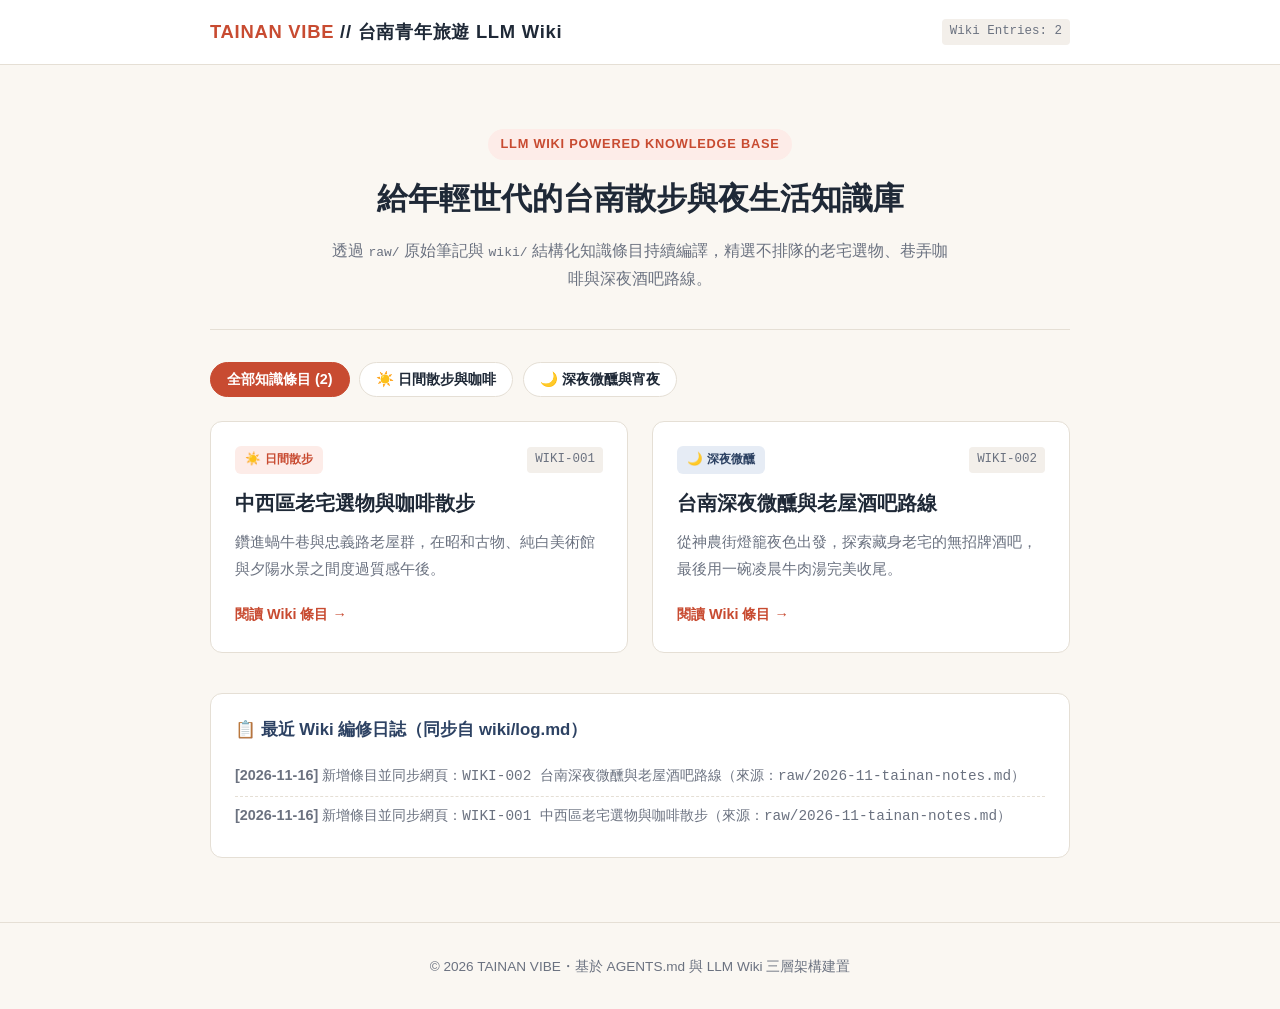
<file: index.html>
<!DOCTYPE html>
<html lang="zh-Hant">
<head>
  <meta charset="UTF-8">
  <meta name="viewport" content="width=device-width, initial-scale=1.0">
  <title>TAINAN VIBE｜台南年輕人旅遊 LLM Wiki 知識庫</title>
  <link rel="stylesheet" href="assets/css/style.css">
</head>
<body>
  <nav class="navbar">
    <div class="nav-inner">
      <a href="index.html" class="brand">TAINAN VIBE <span>// 台南青年旅遊 LLM Wiki</span></a>
      <span class="wiki-id">Wiki Entries: 2</span>
    </div>
  </nav>

  <main class="container">
    <header class="hero">
      <span class="hero-tag">LLM WIKI POWERED KNOWLEDGE BASE</span>
      <h1>給年輕世代的台南散步與夜生活知識庫</h1>
      <p>透過 <code>raw/</code> 原始筆記與 <code>wiki/</code> 結構化知識條目持續編譯，精選不排隊的老宅選物、巷弄咖啡與深夜酒吧路線。</p>
    </header>

    <div class="filter-bar">
      <button class="filter-btn active" data-filter="all">全部知識條目 (2)</button>
      <button class="filter-btn" data-filter="day">☀️ 日間散步與咖啡</button>
      <button class="filter-btn" data-filter="night">🌙 深夜微醺與宵夜</button>
    </div>

    <section class="guide-grid">
      <a href="pages/west-central.html" class="guide-card" data-category="day">
        <div>
          <div class="card-top">
            <span class="badge badge-day">☀️ 日間散步</span>
            <span class="wiki-id">WIKI-001</span>
          </div>
          <h2>中西區老宅選物與咖啡散步</h2>
          <p>鑽進蝸牛巷與忠義路老屋群，在昭和古物、純白美術館與夕陽水景之間度過質感午後。</p>
        </div>
        <span class="card-cta">閱讀 Wiki 條目 →</span>
      </a>

      <a href="pages/late-night.html" class="guide-card" data-category="night">
        <div>
          <div class="card-top">
            <span class="badge badge-night">🌙 深夜微醺</span>
            <span class="wiki-id">WIKI-002</span>
          </div>
          <h2>台南深夜微醺與老屋酒吧路線</h2>
          <p>從神農街燈籠夜色出發，探索藏身老宅的無招牌酒吧，最後用一碗凌晨牛肉湯完美收尾。</p>
        </div>
        <span class="card-cta">閱讀 Wiki 條目 →</span>
      </a>
    </section>

    <section class="wiki-log-box">
      <h3>📋 最近 Wiki 編修日誌（同步自 wiki/log.md）</h3>
      <ul class="wiki-log-list">
        <li><strong>[2026-11-16]</strong> 新增條目並同步網頁：<code>WIKI-002 台南深夜微醺與老屋酒吧路線</code>（來源：<code>raw/2026-11-tainan-notes.md</code>）</li>
        <li><strong>[2026-11-16]</strong> 新增條目並同步網頁：<code>WIKI-001 中西區老宅選物與咖啡散步</code>（來源：<code>raw/2026-11-tainan-notes.md</code>）</li>
      </ul>
    </section>
  </main>

  <footer class="site-footer">
    <p>© 2026 TAINAN VIBE・基於 AGENTS.md 與 LLM Wiki 三層架構建置</p>
  </footer>

  <script>
    const buttons = document.querySelectorAll('.filter-btn');
    const cards = document.querySelectorAll('.guide-card');
    buttons.forEach(btn => {
      btn.addEventListener('click', () => {
        buttons.forEach(b => b.classList.remove('active'));
        btn.classList.add('active');
        const filter = btn.dataset.filter;
        cards.forEach(card => {
          card.style.display = (filter === 'all' || card.dataset.category === filter) ? 'flex' : 'none';
        });
      });
    });
  </script>
</body>
</html>
</file>
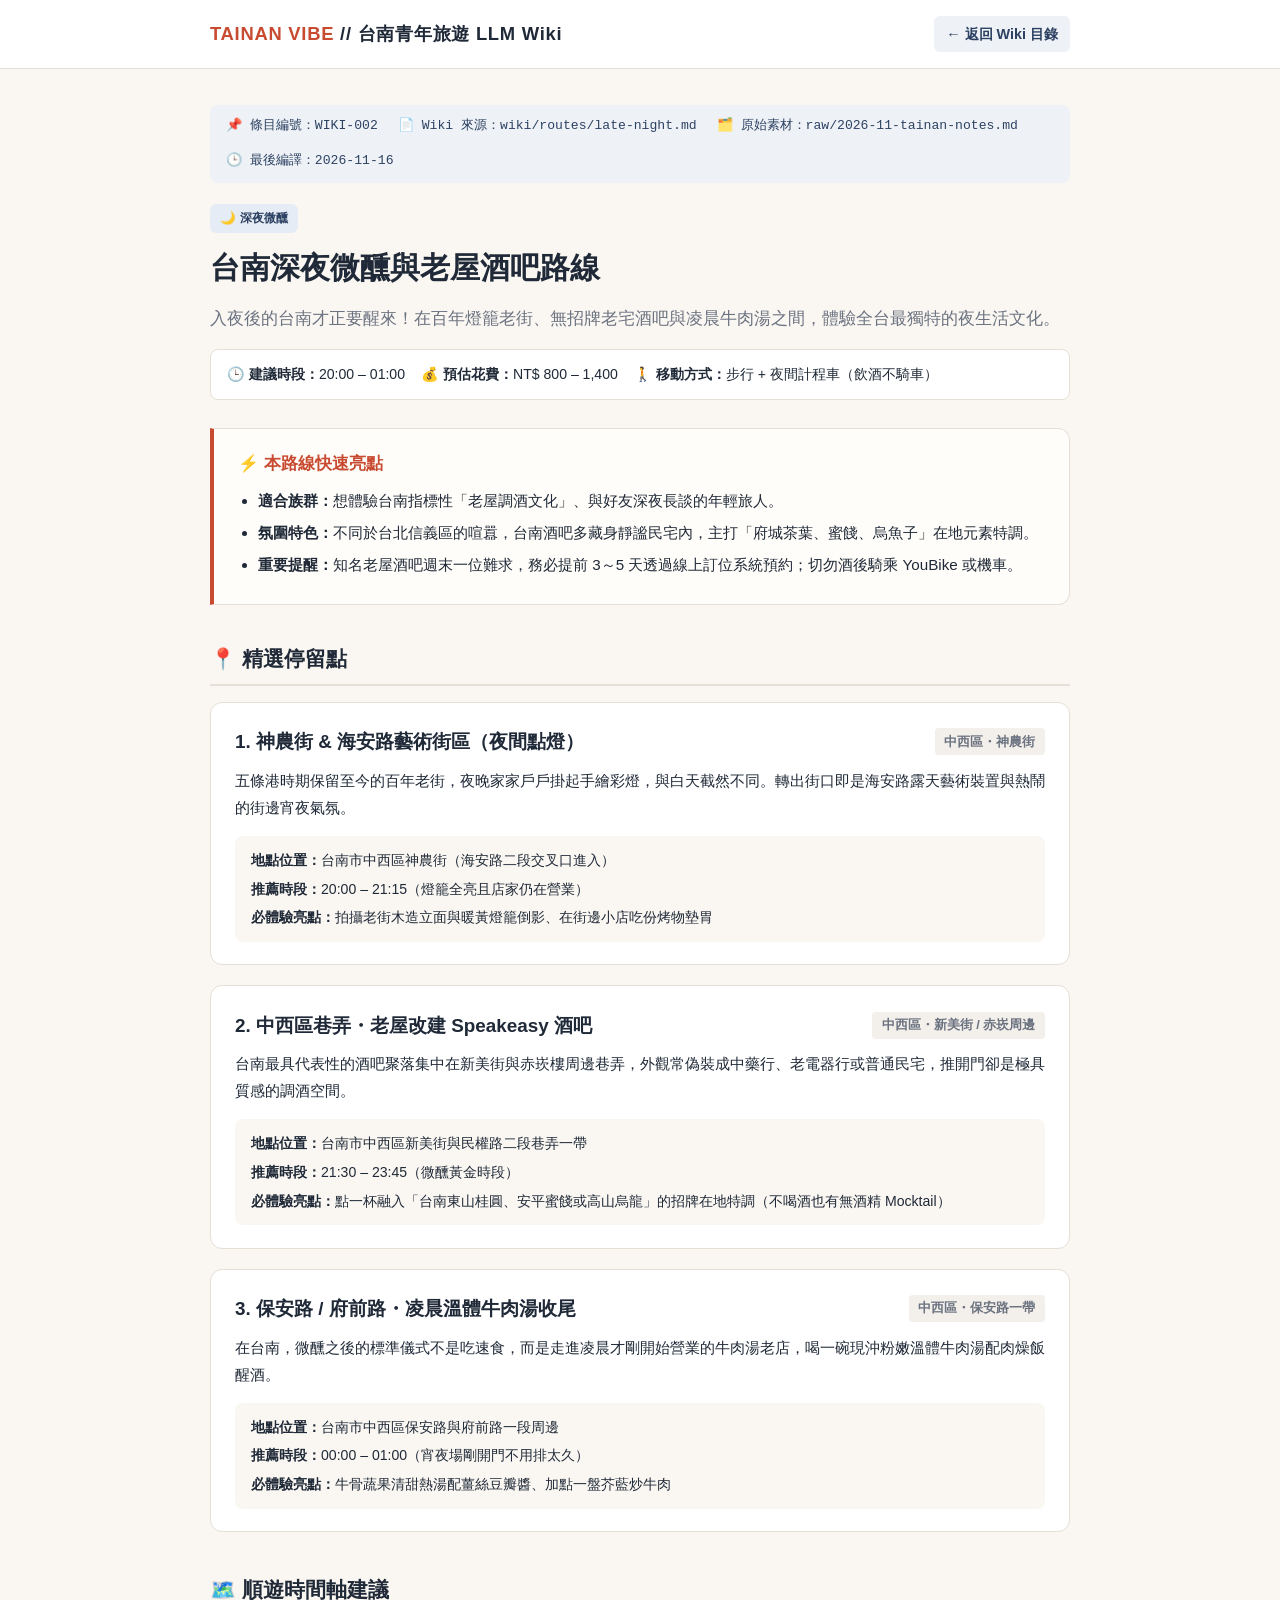
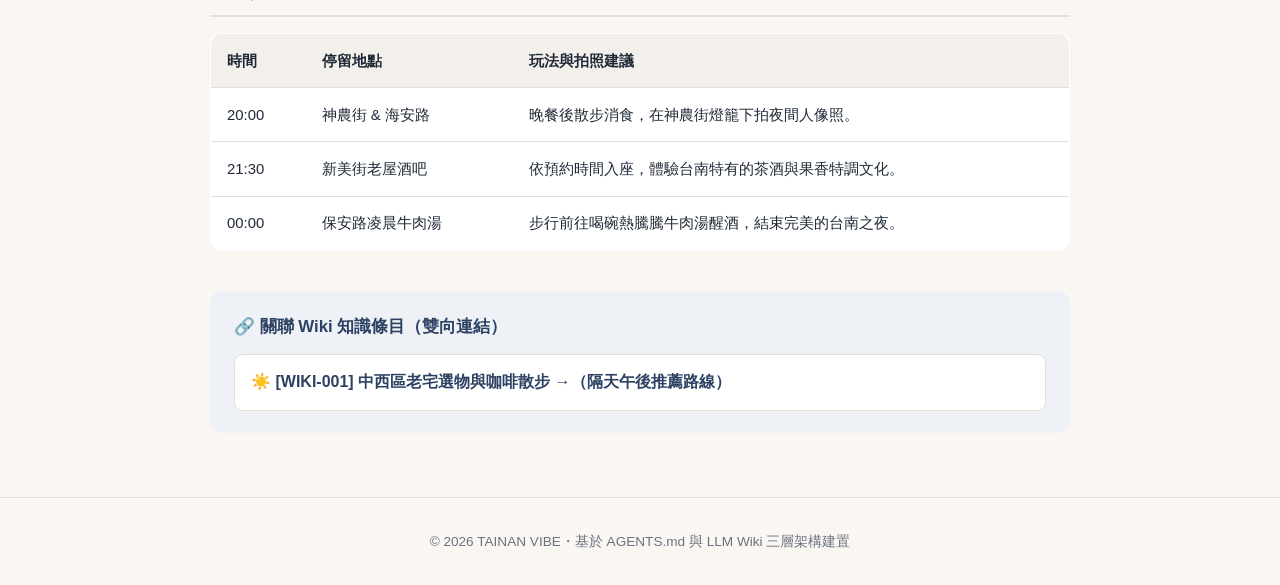
<file: pages/late-night.html>
<!DOCTYPE html>
<html lang="zh-Hant">
<head>
  <meta charset="UTF-8">
  <meta name="viewport" content="width=device-width, initial-scale=1.0">
  <title>[WIKI-002] 台南深夜微醺與老屋酒吧路線｜TAINAN VIBE</title>
  <link rel="stylesheet" href="../assets/css/style.css">
</head>
<body>
  <nav class="navbar">
    <div class="nav-inner">
      <a href="../index.html" class="brand">TAINAN VIBE <span>// 台南青年旅遊 LLM Wiki</span></a>
      <a href="../index.html" class="back-link">← 返回 Wiki 目錄</a>
    </div>
  </nav>

  <main class="container">
    <div class="wiki-meta-bar">
      <span>📌 條目編號：WIKI-002</span>
      <span>📄 Wiki 來源：wiki/routes/late-night.md</span>
      <span>🗂️ 原始素材：raw/2026-11-tainan-notes.md</span>
      <span>🕒 最後編譯：2026-11-16</span>
    </div>

    <header class="page-header">
      <span class="badge badge-night">🌙 深夜微醺</span>
      <h1>台南深夜微醺與老屋酒吧路線</h1>
      <p class="lead">入夜後的台南才正要醒來！在百年燈籠老街、無招牌老宅酒吧與凌晨牛肉湯之間，體驗全台最獨特的夜生活文化。</p>
      <div class="meta-bar">
        <span>🕒 <strong>建議時段：</strong>20:00 – 01:00</span>
        <span>💰 <strong>預估花費：</strong>NT$ 800 – 1,400</span>
        <span>🚶 <strong>移動方式：</strong>步行 + 夜間計程車（飲酒不騎車）</span>
      </div>
    </header>

    <section class="vibe-summary">
      <h2>⚡ 本路線快速亮點</h2>
      <ul>
        <li><strong>適合族群：</strong>想體驗台南指標性「老屋調酒文化」、與好友深夜長談的年輕旅人。</li>
        <li><strong>氛圍特色：</strong>不同於台北信義區的喧囂，台南酒吧多藏身靜謐民宅內，主打「府城茶葉、蜜餞、烏魚子」在地元素特調。</li>
        <li><strong>重要提醒：</strong>知名老屋酒吧週末一位難求，務必提前 3～5 天透過線上訂位系統預約；切勿酒後騎乘 YouBike 或機車。</li>
      </ul>
    </section>

    <h2 class="section-title">📍 精選停留點</h2>
    <section class="spot-list">
      <article class="spot-card">
        <div class="spot-header">
          <h3>1. 神農街 & 海安路藝術街區（夜間點燈）</h3>
          <span class="tag">中西區・神農街</span>
        </div>
        <p>五條港時期保留至今的百年老街，夜晚家家戶戶掛起手繪彩燈，與白天截然不同。轉出街口即是海安路露天藝術裝置與熱鬧的街邊宵夜氣氛。</p>
        <ul class="spot-meta">
          <li><strong>地點位置：</strong>台南市中西區神農街（海安路二段交叉口進入）</li>
          <li><strong>推薦時段：</strong>20:00 – 21:15（燈籠全亮且店家仍在營業）</li>
          <li><strong>必體驗亮點：</strong>拍攝老街木造立面與暖黃燈籠倒影、在街邊小店吃份烤物墊胃</li>
        </ul>
      </article>

      <article class="spot-card">
        <div class="spot-header">
          <h3>2. 中西區巷弄・老屋改建 Speakeasy 酒吧</h3>
          <span class="tag">中西區・新美街 / 赤崁周邊</span>
        </div>
        <p>台南最具代表性的酒吧聚落集中在新美街與赤崁樓周邊巷弄，外觀常偽裝成中藥行、老電器行或普通民宅，推開門卻是極具質感的調酒空間。</p>
        <ul class="spot-meta">
          <li><strong>地點位置：</strong>台南市中西區新美街與民權路二段巷弄一帶</li>
          <li><strong>推薦時段：</strong>21:30 – 23:45（微醺黃金時段）</li>
          <li><strong>必體驗亮點：</strong>點一杯融入「台南東山桂圓、安平蜜餞或高山烏龍」的招牌在地特調（不喝酒也有無酒精 Mocktail）</li>
        </ul>
      </article>

      <article class="spot-card">
        <div class="spot-header">
          <h3>3. 保安路 / 府前路・凌晨溫體牛肉湯收尾</h3>
          <span class="tag">中西區・保安路一帶</span>
        </div>
        <p>在台南，微醺之後的標準儀式不是吃速食，而是走進凌晨才剛開始營業的牛肉湯老店，喝一碗現沖粉嫩溫體牛肉湯配肉燥飯醒酒。</p>
        <ul class="spot-meta">
          <li><strong>地點位置：</strong>台南市中西區保安路與府前路一段周邊</li>
          <li><strong>推薦時段：</strong>00:00 – 01:00（宵夜場剛開門不用排太久）</li>
          <li><strong>必體驗亮點：</strong>牛骨蔬果清甜熱湯配薑絲豆瓣醬、加點一盤芥藍炒牛肉</li>
        </ul>
      </article>
    </section>

    <h2 class="section-title">🗺️ 順遊時間軸建議</h2>
    <table class="schedule-table">
      <thead>
        <tr>
          <th>時間</th>
          <th>停留地點</th>
          <th>玩法與拍照建議</th>
        </tr>
      </thead>
      <tbody>
        <tr>
          <td>20:00</td>
          <td>神農街 & 海安路</td>
          <td>晚餐後散步消食，在神農街燈籠下拍夜間人像照。</td>
        </tr>
        <tr>
          <td>21:30</td>
          <td>新美街老屋酒吧</td>
          <td>依預約時間入座，體驗台南特有的茶酒與果香特調文化。</td>
        </tr>
        <tr>
          <td>00:00</td>
          <td>保安路凌晨牛肉湯</td>
          <td>步行前往喝碗熱騰騰牛肉湯醒酒，結束完美的台南之夜。</td>
        </tr>
      </tbody>
    </table>

    <section class="related-wiki">
      <h2>🔗 關聯 Wiki 知識條目（雙向連結）</h2>
      <a href="west-central.html" class="related-link">☀️ [WIKI-001] 中西區老宅選物與咖啡散步 →（隔天午後推薦路線）</a>
    </section>
  </main>

  <footer class="site-footer">
    <p>© 2026 TAINAN VIBE・基於 AGENTS.md 與 LLM Wiki 三層架構建置</p>
  </footer>
</body>
</html>
</file>
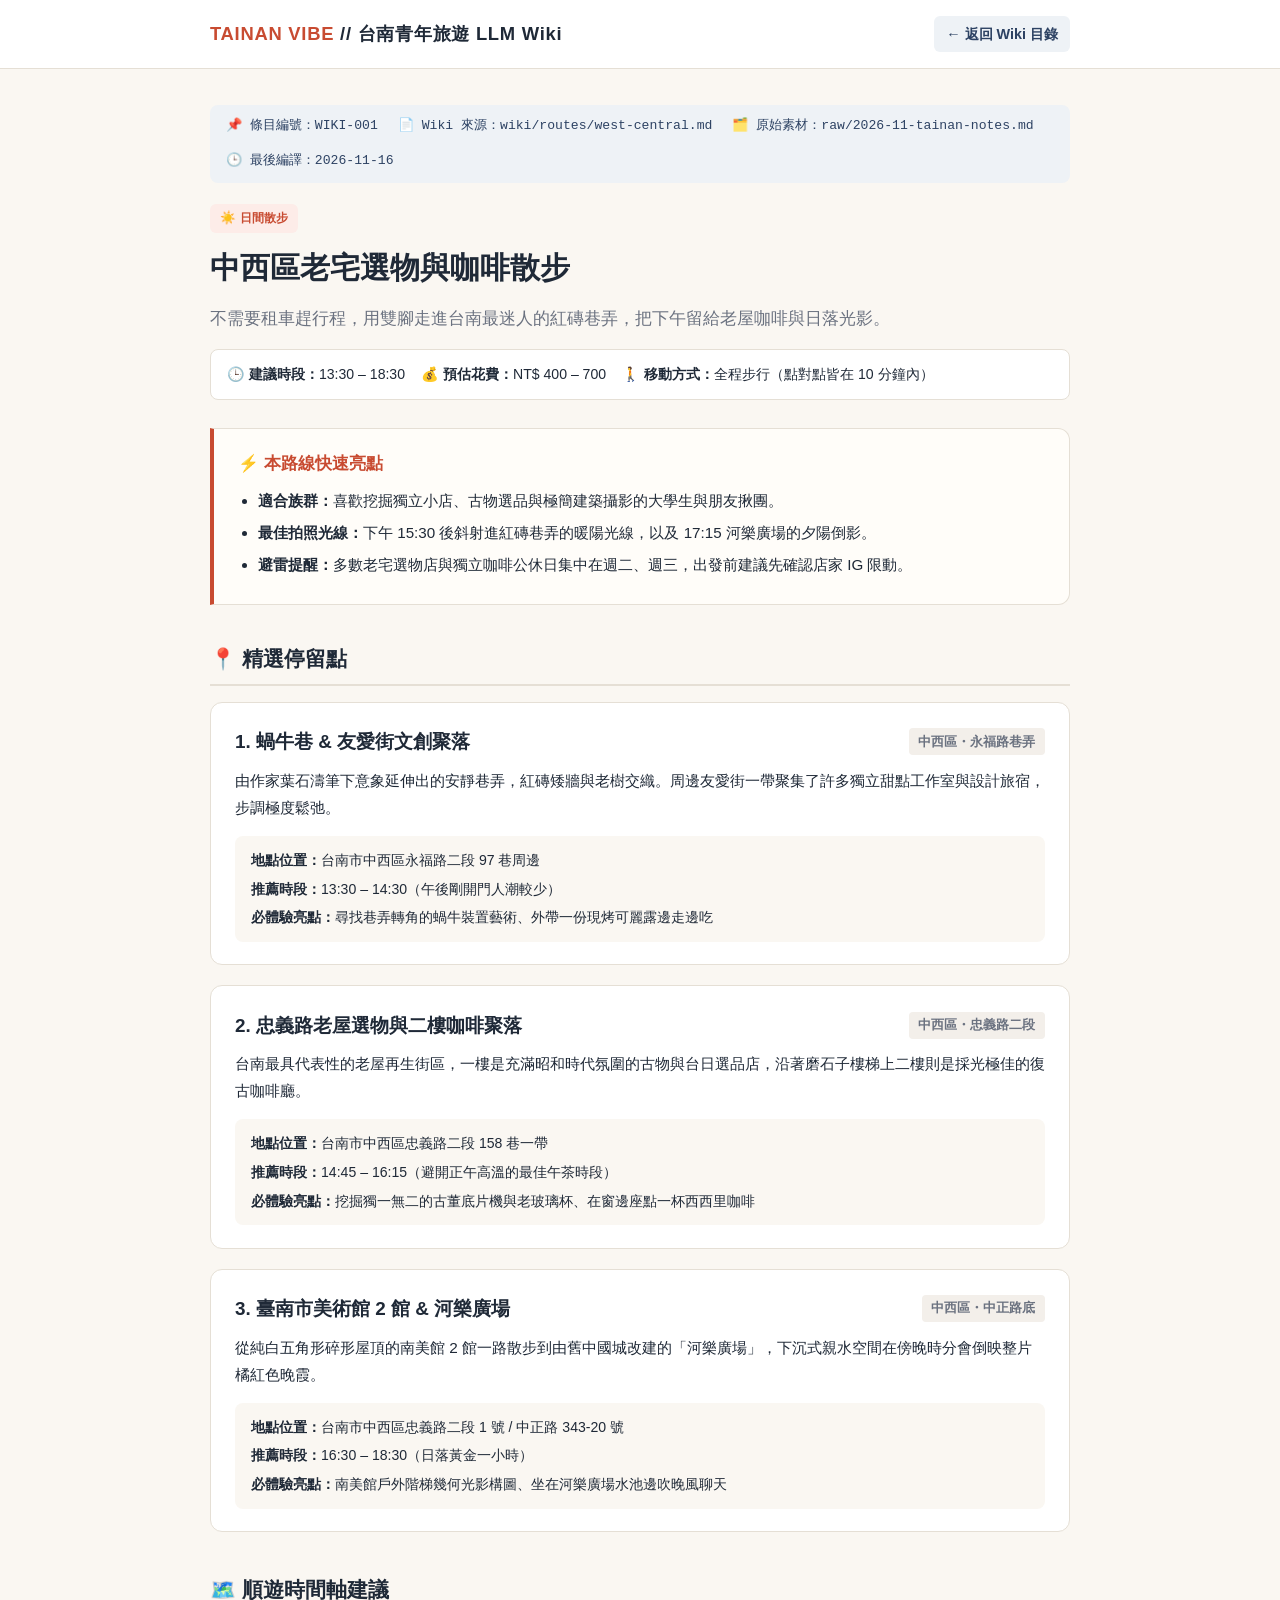
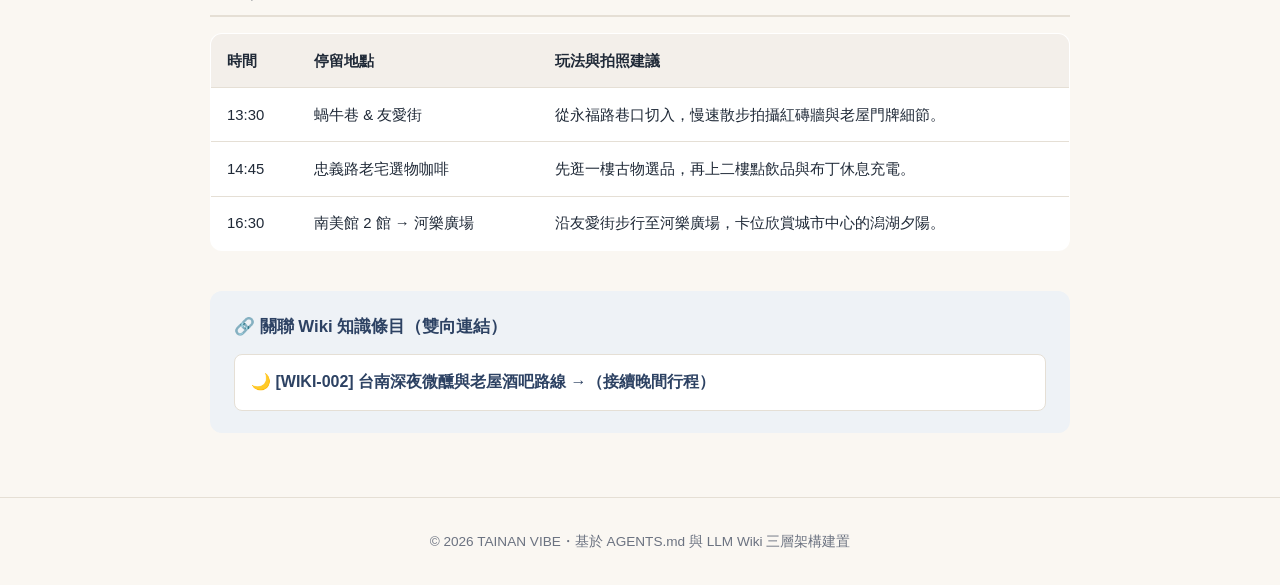
<file: pages/west-central.html>
<!DOCTYPE html>
<html lang="zh-Hant">
<head>
  <meta charset="UTF-8">
  <meta name="viewport" content="width=device-width, initial-scale=1.0">
  <title>[WIKI-001] 中西區老宅選物與咖啡散步｜TAINAN VIBE</title>
  <link rel="stylesheet" href="../assets/css/style.css">
</head>
<body>
  <nav class="navbar">
    <div class="nav-inner">
      <a href="../index.html" class="brand">TAINAN VIBE <span>// 台南青年旅遊 LLM Wiki</span></a>
      <a href="../index.html" class="back-link">← 返回 Wiki 目錄</a>
    </div>
  </nav>

  <main class="container">
    <div class="wiki-meta-bar">
      <span>📌 條目編號：WIKI-001</span>
      <span>📄 Wiki 來源：wiki/routes/west-central.md</span>
      <span>🗂️ 原始素材：raw/2026-11-tainan-notes.md</span>
      <span>🕒 最後編譯：2026-11-16</span>
    </div>

    <header class="page-header">
      <span class="badge badge-day">☀️ 日間散步</span>
      <h1>中西區老宅選物與咖啡散步</h1>
      <p class="lead">不需要租車趕行程，用雙腳走進台南最迷人的紅磚巷弄，把下午留給老屋咖啡與日落光影。</p>
      <div class="meta-bar">
        <span>🕒 <strong>建議時段：</strong>13:30 – 18:30</span>
        <span>💰 <strong>預估花費：</strong>NT$ 400 – 700</span>
        <span>🚶 <strong>移動方式：</strong>全程步行（點對點皆在 10 分鐘內）</span>
      </div>
    </header>

    <section class="vibe-summary">
      <h2>⚡ 本路線快速亮點</h2>
      <ul>
        <li><strong>適合族群：</strong>喜歡挖掘獨立小店、古物選品與極簡建築攝影的大學生與朋友揪團。</li>
        <li><strong>最佳拍照光線：</strong>下午 15:30 後斜射進紅磚巷弄的暖陽光線，以及 17:15 河樂廣場的夕陽倒影。</li>
        <li><strong>避雷提醒：</strong>多數老宅選物店與獨立咖啡公休日集中在週二、週三，出發前建議先確認店家 IG 限動。</li>
      </ul>
    </section>

    <h2 class="section-title">📍 精選停留點</h2>
    <section class="spot-list">
      <article class="spot-card">
        <div class="spot-header">
          <h3>1. 蝸牛巷 & 友愛街文創聚落</h3>
          <span class="tag">中西區・永福路巷弄</span>
        </div>
        <p>由作家葉石濤筆下意象延伸出的安靜巷弄，紅磚矮牆與老樹交織。周邊友愛街一帶聚集了許多獨立甜點工作室與設計旅宿，步調極度鬆弛。</p>
        <ul class="spot-meta">
          <li><strong>地點位置：</strong>台南市中西區永福路二段 97 巷周邊</li>
          <li><strong>推薦時段：</strong>13:30 – 14:30（午後剛開門人潮較少）</li>
          <li><strong>必體驗亮點：</strong>尋找巷弄轉角的蝸牛裝置藝術、外帶一份現烤可麗露邊走邊吃</li>
        </ul>
      </article>

      <article class="spot-card">
        <div class="spot-header">
          <h3>2. 忠義路老屋選物與二樓咖啡聚落</h3>
          <span class="tag">中西區・忠義路二段</span>
        </div>
        <p>台南最具代表性的老屋再生街區，一樓是充滿昭和時代氛圍的古物與台日選品店，沿著磨石子樓梯上二樓則是採光極佳的復古咖啡廳。</p>
        <ul class="spot-meta">
          <li><strong>地點位置：</strong>台南市中西區忠義路二段 158 巷一帶</li>
          <li><strong>推薦時段：</strong>14:45 – 16:15（避開正午高溫的最佳午茶時段）</li>
          <li><strong>必體驗亮點：</strong>挖掘獨一無二的古董底片機與老玻璃杯、在窗邊座點一杯西西里咖啡</li>
        </ul>
      </article>

      <article class="spot-card">
        <div class="spot-header">
          <h3>3. 臺南市美術館 2 館 & 河樂廣場</h3>
          <span class="tag">中西區・中正路底</span>
        </div>
        <p>從純白五角形碎形屋頂的南美館 2 館一路散步到由舊中國城改建的「河樂廣場」，下沉式親水空間在傍晚時分會倒映整片橘紅色晚霞。</p>
        <ul class="spot-meta">
          <li><strong>地點位置：</strong>台南市中西區忠義路二段 1 號 / 中正路 343-20 號</li>
          <li><strong>推薦時段：</strong>16:30 – 18:30（日落黃金一小時）</li>
          <li><strong>必體驗亮點：</strong>南美館戶外階梯幾何光影構圖、坐在河樂廣場水池邊吹晚風聊天</li>
        </ul>
      </article>
    </section>

    <h2 class="section-title">🗺️ 順遊時間軸建議</h2>
    <table class="schedule-table">
      <thead>
        <tr>
          <th>時間</th>
          <th>停留地點</th>
          <th>玩法與拍照建議</th>
        </tr>
      </thead>
      <tbody>
        <tr>
          <td>13:30</td>
          <td>蝸牛巷 & 友愛街</td>
          <td>從永福路巷口切入，慢速散步拍攝紅磚牆與老屋門牌細節。</td>
        </tr>
        <tr>
          <td>14:45</td>
          <td>忠義路老宅選物咖啡</td>
          <td>先逛一樓古物選品，再上二樓點飲品與布丁休息充電。</td>
        </tr>
        <tr>
          <td>16:30</td>
          <td>南美館 2 館 → 河樂廣場</td>
          <td>沿友愛街步行至河樂廣場，卡位欣賞城市中心的潟湖夕陽。</td>
        </tr>
      </tbody>
    </table>

    <section class="related-wiki">
      <h2>🔗 關聯 Wiki 知識條目（雙向連結）</h2>
      <a href="late-night.html" class="related-link">🌙 [WIKI-002] 台南深夜微醺與老屋酒吧路線 →（接續晚間行程）</a>
    </section>
  </main>

  <footer class="site-footer">
    <p>© 2026 TAINAN VIBE・基於 AGENTS.md 與 LLM Wiki 三層架構建置</p>
  </footer>
</body>
</html>
</file>
<file: assets/css/style.css>
:root {
  --bg-color: #FAF7F2;
  --card-bg: #FFFFFF;
  --primary-color: #C84B31;
  --secondary-color: #2D4263;
  --text-main: #1F2937;
  --text-muted: #6B7280;
  --border-color: #E5DFD5;
  --radius: 12px;
}

* { box-sizing: border-box; margin: 0; padding: 0; }

body {
  font-family: -apple-system, BlinkMacSystemFont, "Segoe UI", "Noto Sans TC", sans-serif;
  background-color: var(--bg-color);
  color: var(--text-main);
  line-height: 1.75;
}

a { text-decoration: none; color: inherit; }

.navbar {
  background-color: var(--card-bg);
  border-bottom: 1px solid var(--border-color);
  position: sticky;
  top: 0;
  z-index: 100;
}

.nav-inner {
  max-width: 900px;
  margin: 0 auto;
  padding: 1rem 1.25rem;
  display: flex;
  justify-content: space-between;
  align-items: center;
}

.brand {
  font-weight: 800;
  font-size: 1.15rem;
  letter-spacing: 0.04em;
  color: var(--primary-color);
}

.brand span { color: var(--text-main); font-weight: 600; }

.back-link {
  font-size: 0.9rem;
  font-weight: 600;
  color: var(--secondary-color);
  padding: 0.35rem 0.75rem;
  border-radius: 6px;
  background: #EEF2F6;
}

.container {
  max-width: 900px;
  margin: 0 auto;
  padding: 2.25rem 1.25rem 4rem;
}

.hero {
  text-align: center;
  padding: 1.75rem 1rem 2.25rem;
  border-bottom: 1px solid var(--border-color);
  margin-bottom: 2rem;
}

.hero-tag {
  display: inline-block;
  font-size: 0.8rem;
  font-weight: 700;
  letter-spacing: 0.06em;
  color: var(--primary-color);
  background: #FDECE8;
  padding: 0.25rem 0.75rem;
  border-radius: 999px;
  margin-bottom: 0.75rem;
}

.hero h1 { font-size: 1.95rem; margin-bottom: 0.65rem; }
.hero p { color: var(--text-muted); max-width: 620px; margin: 0 auto; }

.filter-bar {
  display: flex;
  gap: 0.6rem;
  margin-bottom: 1.5rem;
  flex-wrap: wrap;
}

.filter-btn {
  border: 1px solid var(--border-color);
  background: var(--card-bg);
  color: var(--text-main);
  padding: 0.45rem 1rem;
  border-radius: 999px;
  font-size: 0.9rem;
  font-weight: 600;
  cursor: pointer;
  transition: all 0.2s;
}

.filter-btn.active, .filter-btn:hover {
  background: var(--primary-color);
  color: #FFFFFF;
  border-color: var(--primary-color);
}

.guide-grid {
  display: grid;
  grid-template-columns: repeat(auto-fit, minmax(280px, 1fr));
  gap: 1.5rem;
  margin-bottom: 2.5rem;
}

.guide-card {
  background: var(--card-bg);
  border: 1px solid var(--border-color);
  border-radius: var(--radius);
  padding: 1.5rem;
  display: flex;
  flex-direction: column;
  justify-content: space-between;
  transition: transform 0.2s, box-shadow 0.2s;
}

.guide-card:hover {
  transform: translateY(-4px);
  box-shadow: 0 10px 20px rgba(0, 0, 0, 0.05);
}

.card-top {
  display: flex;
  justify-content: space-between;
  align-items: center;
}

.wiki-id {
  font-family: ui-monospace, SFMono-Regular, Menlo, monospace;
  font-size: 0.78rem;
  color: var(--text-muted);
  background: #F3EFEA;
  padding: 0.15rem 0.5rem;
  border-radius: 4px;
}

.guide-card h2 { font-size: 1.25rem; margin: 0.75rem 0 0.5rem; }
.guide-card p { color: var(--text-muted); font-size: 0.95rem; margin-bottom: 1.25rem; }
.card-cta { font-size: 0.9rem; font-weight: 700; color: var(--primary-color); }

/* Wiki 日誌與元資料區塊 */
.wiki-log-box {
  background: var(--card-bg);
  border: 1px solid var(--border-color);
  border-radius: var(--radius);
  padding: 1.35rem 1.5rem;
}

.wiki-log-box h3 {
  font-size: 1.05rem;
  margin-bottom: 0.75rem;
  color: var(--secondary-color);
}

.wiki-log-list {
  list-style: none;
  font-size: 0.9rem;
  color: var(--text-muted);
}

.wiki-log-list li {
  padding: 0.4rem 0;
  border-bottom: 1px dashed var(--border-color);
}

.wiki-log-list li:last-child { border-bottom: none; }

.wiki-meta-bar {
  display: flex;
  flex-wrap: wrap;
  gap: 0.75rem 1.25rem;
  font-family: ui-monospace, SFMono-Regular, Menlo, monospace;
  font-size: 0.82rem;
  color: var(--secondary-color);
  background: #EEF2F6;
  padding: 0.6rem 1rem;
  border-radius: 8px;
  margin-bottom: 1.25rem;
}

.badge {
  display: inline-block;
  font-size: 0.78rem;
  font-weight: 700;
  padding: 0.2rem 0.65rem;
  border-radius: 6px;
}

.badge-day { background: #FDECE8; color: var(--primary-color); }
.badge-night { background: #E6ECF5; color: var(--secondary-color); }

.page-header { margin-bottom: 1.75rem; }
.page-header h1 { font-size: 1.85rem; margin: 0.6rem 0; }
.lead { color: var(--text-muted); font-size: 1.05rem; margin-bottom: 1rem; }

.meta-bar {
  display: flex;
  flex-wrap: wrap;
  gap: 1rem;
  font-size: 0.88rem;
  background: var(--card-bg);
  border: 1px solid var(--border-color);
  padding: 0.75rem 1rem;
  border-radius: 8px;
}

.vibe-summary {
  background: #FFFDF9;
  border-left: 4px solid var(--primary-color);
  border-top: 1px solid var(--border-color);
  border-right: 1px solid var(--border-color);
  border-bottom: 1px solid var(--border-color);
  padding: 1.25rem 1.5rem;
  border-radius: 0 var(--radius) var(--radius) 0;
  margin-bottom: 2.25rem;
}

.vibe-summary h2 { font-size: 1.05rem; margin-bottom: 0.6rem; color: var(--primary-color); }
.vibe-summary ul { padding-left: 1.25rem; }
.vibe-summary li { margin-bottom: 0.35rem; font-size: 0.95rem; }

.section-title {
  font-size: 1.3rem;
  margin-bottom: 1rem;
  padding-bottom: 0.4rem;
  border-bottom: 2px solid var(--border-color);
}

.spot-list {
  display: flex;
  flex-direction: column;
  gap: 1.25rem;
  margin-bottom: 2.5rem;
}

.spot-card {
  background: var(--card-bg);
  border: 1px solid var(--border-color);
  border-radius: var(--radius);
  padding: 1.4rem 1.5rem;
}

.spot-header {
  display: flex;
  justify-content: space-between;
  align-items: center;
  flex-wrap: wrap;
  gap: 0.5rem;
  margin-bottom: 0.6rem;
}

.spot-header h3 { font-size: 1.18rem; }

.tag {
  font-size: 0.8rem;
  background: #F3EFEA;
  color: var(--text-muted);
  padding: 0.15rem 0.6rem;
  border-radius: 4px;
  font-weight: 600;
}

.spot-card p { font-size: 0.96rem; margin-bottom: 0.9rem; }

.spot-meta {
  list-style: none;
  background: var(--bg-color);
  padding: 0.75rem 1rem;
  border-radius: 8px;
  font-size: 0.88rem;
}

.spot-meta li { margin-bottom: 0.25rem; }
.spot-meta li:last-child { margin-bottom: 0; }

.schedule-table {
  width: 100%;
  border-collapse: collapse;
  background: var(--card-bg);
  border-radius: var(--radius);
  overflow: hidden;
  border: 1px solid var(--border-color);
  font-size: 0.93rem;
  margin-bottom: 2.5rem;
}

.schedule-table th, .schedule-table td {
  padding: 0.85rem 1rem;
  text-align: left;
  border-bottom: 1px solid var(--border-color);
}

.schedule-table th { background: #F3EFEA; font-weight: 700; }
.schedule-table tr:last-child td { border-bottom: none; }

/* 關聯 Wiki 節點區塊 */
.related-wiki {
  background: #EEF2F6;
  border-radius: var(--radius);
  padding: 1.35rem 1.5rem;
}

.related-wiki h2 {
  font-size: 1.05rem;
  color: var(--secondary-color);
  margin-bottom: 0.75rem;
}

.related-link {
  display: block;
  background: var(--card-bg);
  border: 1px solid var(--border-color);
  padding: 0.85rem 1rem;
  border-radius: 8px;
  font-weight: 600;
  color: var(--secondary-color);
  transition: transform 0.15s;
}

.related-link:hover { transform: translateX(4px); }

.site-footer {
  text-align: center;
  padding: 2rem 1rem;
  border-top: 1px solid var(--border-color);
  color: var(--text-muted);
  font-size: 0.85rem;
}
</file>
